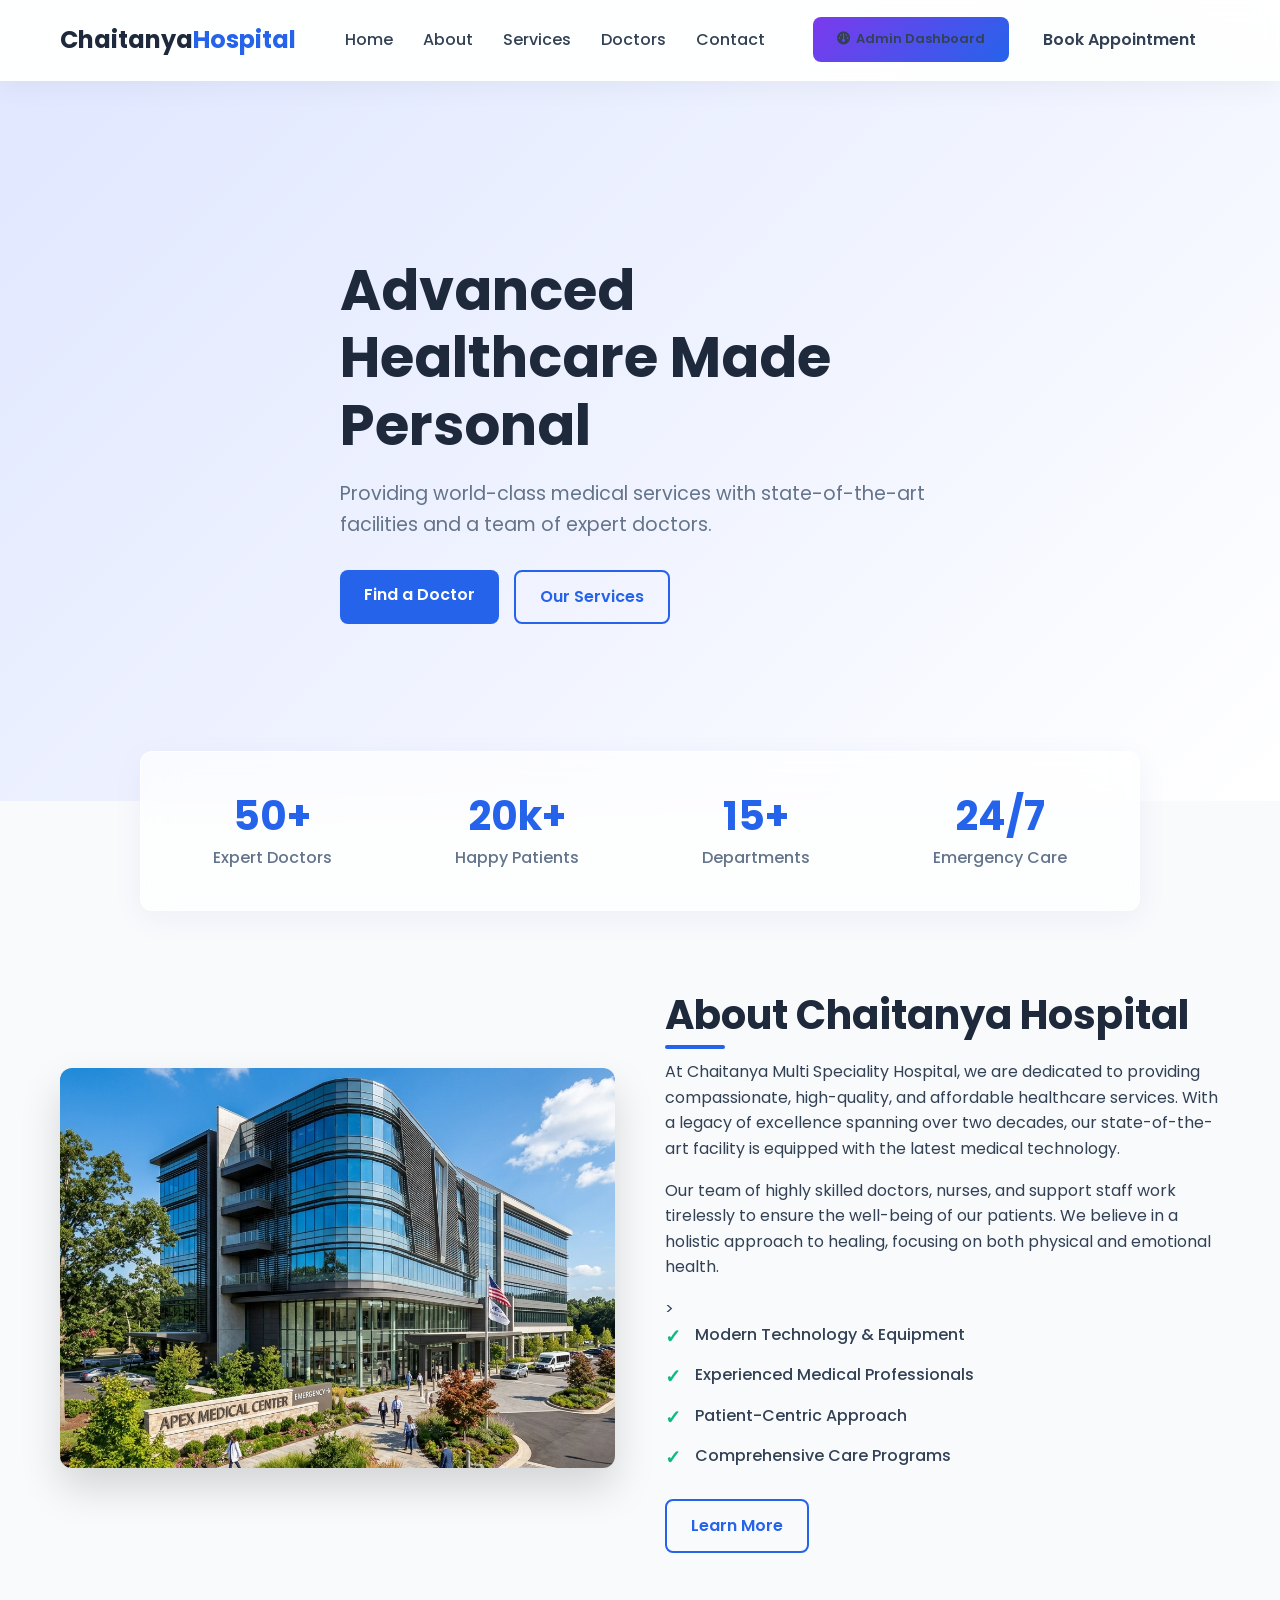
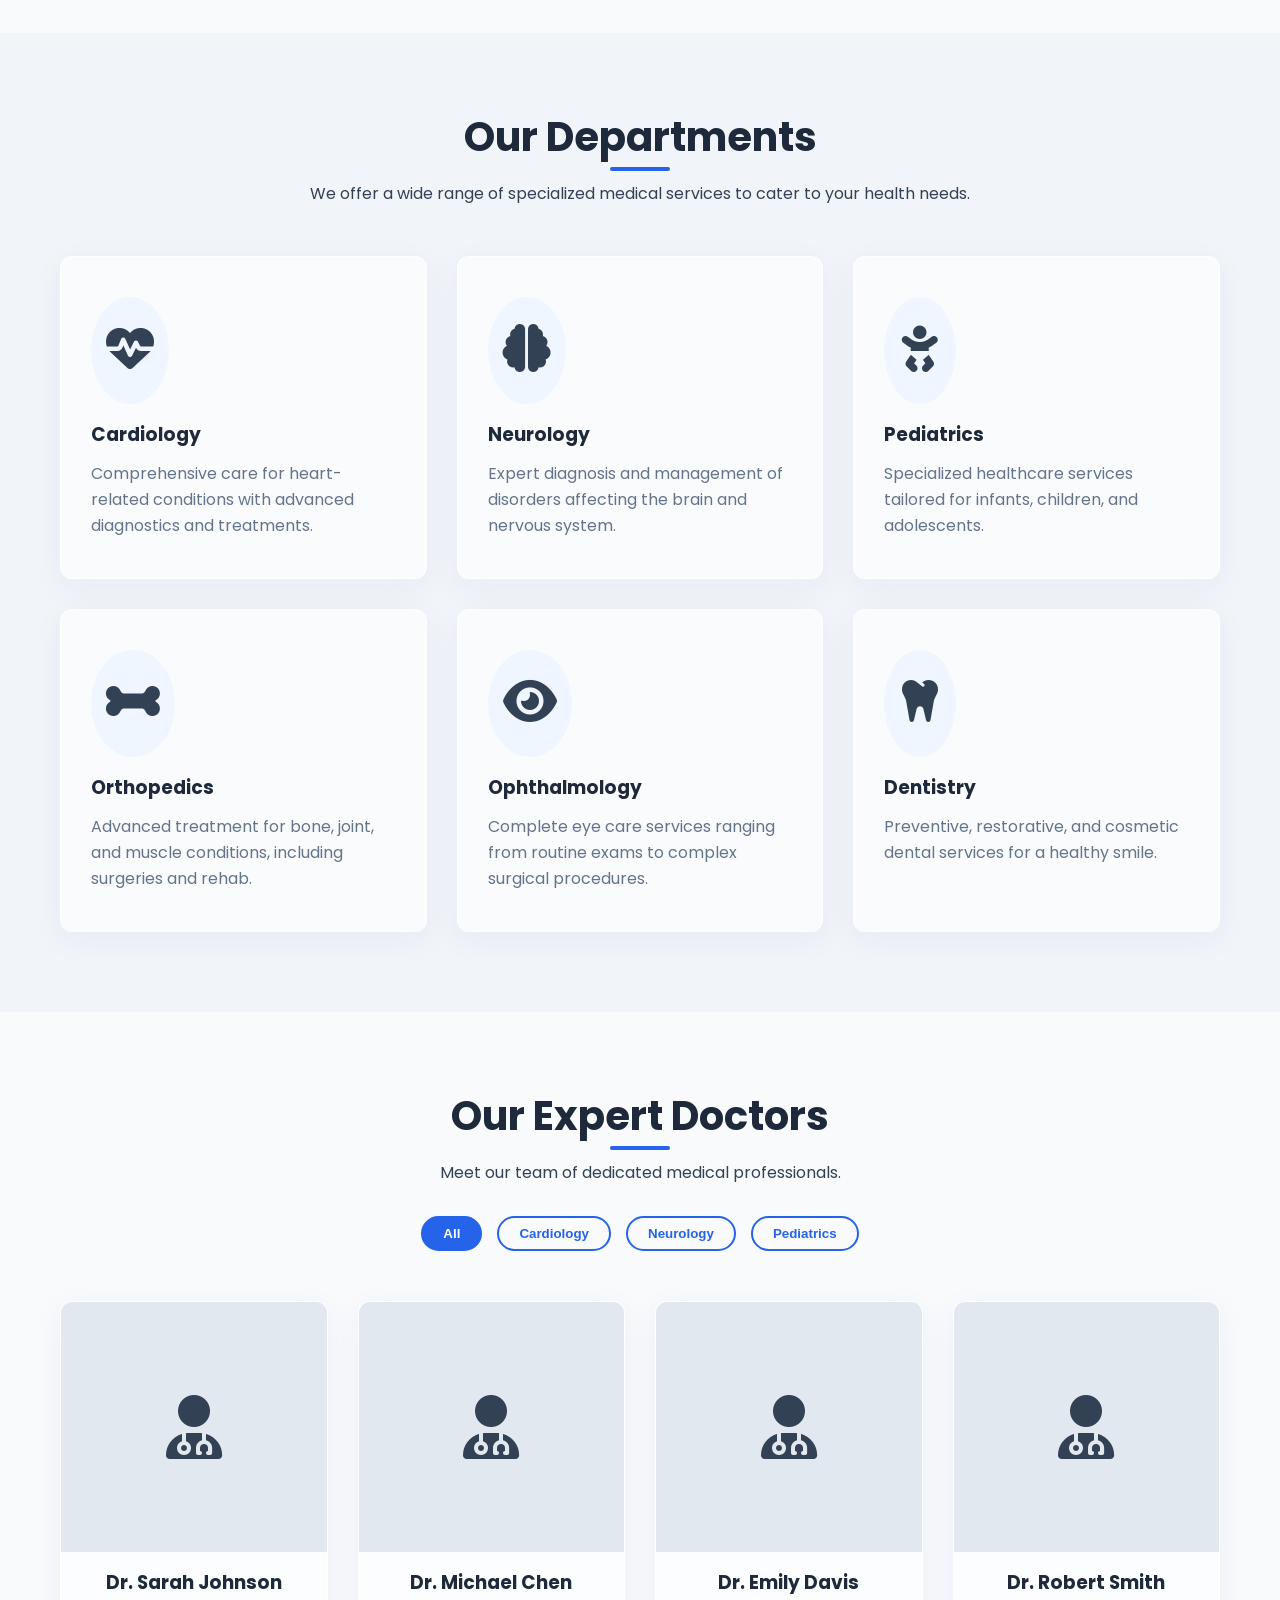
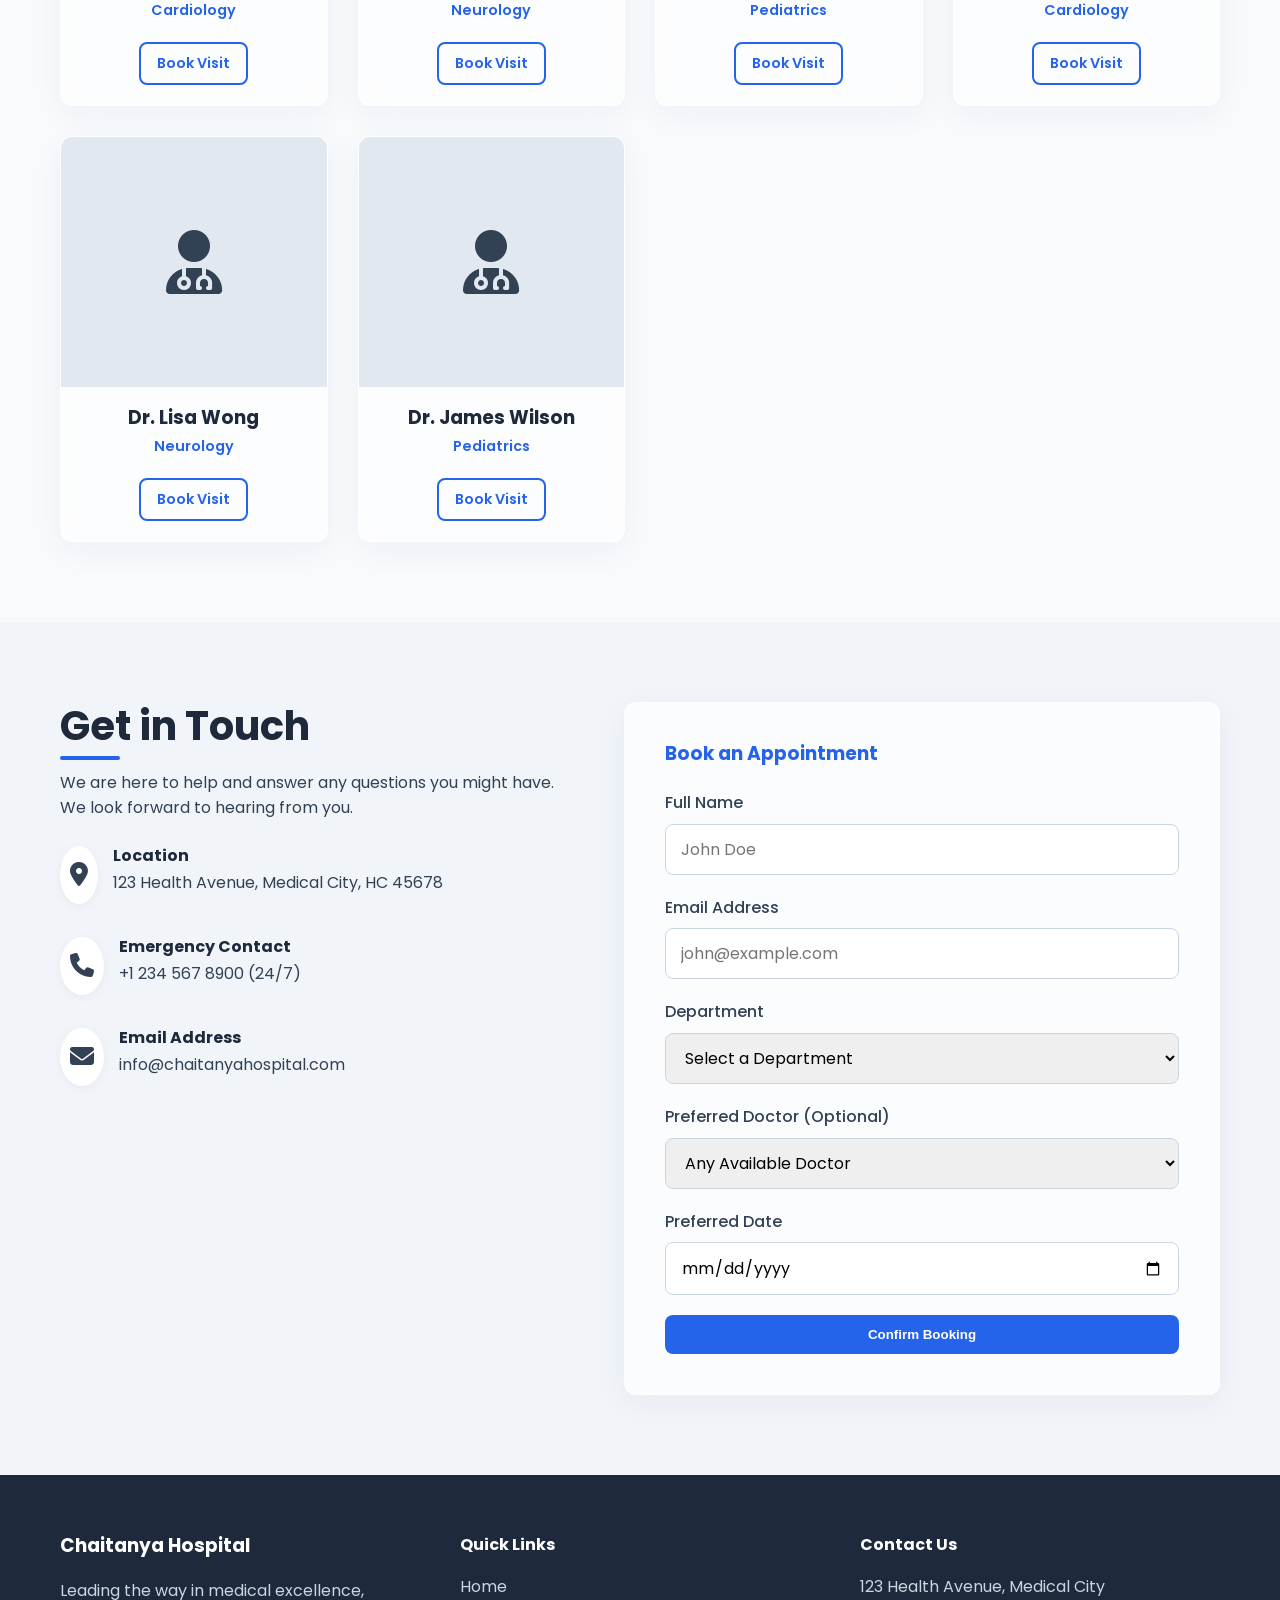
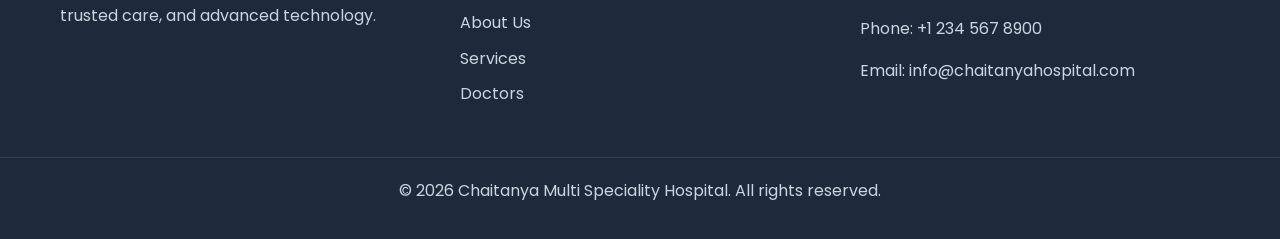
<file: index.html>
<!DOCTYPE html>
<html lang="en">

<head>
    <meta charset="UTF-8">
    <meta name="viewport" content="width=device-width, initial-scale=1.0">
    <title>Chaitanya Multi Speciality Hospital</title>
    <link rel="stylesheet" href="styles.css">
    <!-- Font Awesome -->
    <link rel="stylesheet" href="https://cdnjs.cloudflare.com/ajax/libs/font-awesome/6.4.0/css/all.min.css">
    <!-- Google Fonts -->
    <link rel="preconnect" href="https://fonts.googleapis.com">
    <link rel="preconnect" href="https://fonts.gstatic.com" crossorigin>
    <link href="https://fonts.googleapis.com/css2?family=Poppins:wght@300;400;500;600;700&display=swap"
        rel="stylesheet">
</head>

<body>
    <!-- Navbar -->
    <nav class="navbar">
        <div class="container nav-container">
            <a href="#" class="logo">Chaitanya<span>Hospital</span></a>
            <ul class="nav-links">
                <li><a href="#home">Home</a></li>
                <li><a href="#about">About</a></li>
                <li><a href="#services">Services</a></li>
                <li><a href="#doctors">Doctors</a></li>
                <li><a href="#contact">Contact</a></li>
            </ul>
            <div style="display:flex;gap:10px;align-items:center;">
                <a href="dashboard.html" class="btn"
                    style="background:linear-gradient(135deg,#7c3aed,#2563eb);font-size:13px;">
                    <i class="fa-solid fa-gauge" style="margin-right:6px;"></i>Admin Dashboard
                </a>
                <a href="#contact" class="btn">Book Appointment</a>
            </div>
            <div class="menu-toggle" id="mobile-menu">
                <span class="bar"></span>
                <span class="bar"></span>
                <span class="bar"></span>
            </div>
        </div>
    </nav>

    <!-- Main Content -->
    <main>
        <section id="home" class="hero">
            <div class="container hero-container">
                <div class="hero-content">
                    <h1>Advanced Healthcare Made Personal</h1>
                    <p>Providing world-class medical services with state-of-the-art facilities and a team of expert
                        doctors.</p>
                    <div class="hero-buttons">
                        <a href="#doctors" class="btn btn-primary">Find a Doctor</a>
                        <a href="#services" class="btn btn-outline">Our Services</a>
                    </div>
                </div>
            </div>
        </section>

        <!-- Stats Section -->
        <section class="stats reveal">
            <div class="container stats-container">
                <div class="stat-box">
                    <h3>50+</h3>
                    <p>Expert Doctors</p>
                </div>
                <div class="stat-box">
                    <h3>20k+</h3>
                    <p>Happy Patients</p>
                </div>
                <div class="stat-box">
                    <h3>15+</h3>
                    <p>Departments</p>
                </div>
                <div class="stat-box">
                    <h3>24/7</h3>
                    <p>Emergency Care</p>
                </div>
            </div>
        </section>

        <!-- About Section -->
        <section id="about" class="about section-padding reveal">
            <div class="container about-container">
                <div class="about-image">
                    <img src="hospital_about_image.png" alt="Chaitanya Multi Speciality Hospital Building">
                </div>
                <div class="about-content">
                    <h2 class="section-title">About Chaitanya Hospital</h2>
                    <p>At Chaitanya Multi Speciality Hospital, we are dedicated to providing compassionate,
                        high-quality, and affordable healthcare services. With a legacy of excellence spanning over two
                        decades, our state-of-the-art facility is equipped with the latest medical technology.</p>
                    <p>Our team of highly skilled doctors, nurses, and support staff work tirelessly to ensure the
                        well-being of our patients. We believe in a holistic approach to healing, focusing on both
                        physical and emotional health.</p>>
                    <ul class="features-list">
                        <li>Modern Technology & Equipment</li>
                        <li>Experienced Medical Professionals</li>
                        <li>Patient-Centric Approach</li>
                        <li>Comprehensive Care Programs</li>
                    </ul>
                    <a href="#contact" class="btn btn-outline">Learn More</a>
                </div>
            </div>
        </section>

        <!-- Services Section -->
        <section id="services" class="services section-padding bg-light reveal">
            <div class="container">
                <div class="section-header text-center">
                    <h2 class="section-title">Our Departments</h2>
                    <p>We offer a wide range of specialized medical services to cater to your health needs.</p>
                </div>
                <div class="services-grid">
                    <div class="service-card">
                        <div class="service-icon"><i class="fa-solid fa-heart-pulse"></i></div>
                        <h3>Cardiology</h3>
                        <p>Comprehensive care for heart-related conditions with advanced diagnostics and treatments.</p>
                    </div>
                    <div class="service-card">
                        <div class="service-icon"><i class="fa-solid fa-brain"></i></div>
                        <h3>Neurology</h3>
                        <p>Expert diagnosis and management of disorders affecting the brain and nervous system.</p>
                    </div>
                    <div class="service-card">
                        <div class="service-icon"><i class="fa-solid fa-baby"></i></div>
                        <h3>Pediatrics</h3>
                        <p>Specialized healthcare services tailored for infants, children, and adolescents.</p>
                    </div>
                    <div class="service-card">
                        <div class="service-icon"><i class="fa-solid fa-bone"></i></div>
                        <h3>Orthopedics</h3>
                        <p>Advanced treatment for bone, joint, and muscle conditions, including surgeries and rehab.</p>
                    </div>
                    <div class="service-card">
                        <div class="service-icon"><i class="fa-solid fa-eye"></i></div>
                        <h3>Ophthalmology</h3>
                        <p>Complete eye care services ranging from routine exams to complex surgical procedures.</p>
                    </div>
                    <div class="service-card">
                        <div class="service-icon"><i class="fa-solid fa-tooth"></i></div>
                        <h3>Dentistry</h3>
                        <p>Preventive, restorative, and cosmetic dental services for a healthy smile.</p>
                    </div>
                </div>
            </div>
        </section>

        <!-- Doctors Section -->
        <section id="doctors" class="doctors section-padding reveal">
            <div class="container">
                <div class="section-header text-center">
                    <h2 class="section-title">Our Expert Doctors</h2>
                    <p>Meet our team of dedicated medical professionals.</p>

                    <!-- Filter Buttons -->
                    <div class="doctor-filters">
                        <button class="filter-btn active" data-filter="all">All</button>
                        <button class="filter-btn" data-filter="cardiology">Cardiology</button>
                        <button class="filter-btn" data-filter="neurology">Neurology</button>
                        <button class="filter-btn" data-filter="pediatrics">Pediatrics</button>
                    </div>
                </div>

                <div class="doctors-grid" id="doctors-grid">
                    <!-- Doctor Cards will be populated by JS for interactivity -->
                </div>
            </div>
        </section>

        <!-- Contact & Booking Section -->
        <section id="contact" class="contact section-padding bg-light reveal">
            <div class="container contact-container">
                <div class="contact-info">
                    <h2 class="section-title">Get in Touch</h2>
                    <p>We are here to help and answer any questions you might have. We look forward to hearing from you.
                    </p>
                    <div class="info-item">
                        <div class="info-icon"><i class="fa-solid fa-location-dot"></i></div>
                        <div>
                            <h4>Location</h4>
                            <p>123 Health Avenue, Medical City, HC 45678</p>
                        </div>
                    </div>
                    <div class="info-item">
                        <div class="info-icon"><i class="fa-solid fa-phone"></i></div>
                        <div>
                            <h4>Emergency Contact</h4>
                            <p>+1 234 567 8900 (24/7)</p>
                        </div>
                    </div>
                    <div class="info-item">
                        <div class="info-icon"><i class="fa-solid fa-envelope"></i></div>
                        <div>
                            <h4>Email Address</h4>
                            <p>info@chaitanyahospital.com</p>
                        </div>
                    </div>
                </div>

                <div class="booking-form-wrapper">
                    <form id="booking-form" class="booking-form">
                        <h3>Book an Appointment</h3>
                        <div class="form-group">
                            <label for="name">Full Name</label>
                            <input type="text" id="name" required placeholder="John Doe">
                        </div>
                        <div class="form-group">
                            <label for="email">Email Address</label>
                            <input type="email" id="email" required placeholder="john@example.com">
                        </div>
                        <div class="form-group">
                            <label for="department">Department</label>
                            <select id="department" required>
                                <option value="" disabled selected>Select a Department</option>
                                <option value="cardiology">Cardiology</option>
                                <option value="neurology">Neurology</option>
                                <option value="pediatrics">Pediatrics</option>
                                <option value="general">General Checkup</option>
                            </select>
                        </div>
                        <div class="form-group">
                            <label for="doctor">Preferred Doctor (Optional)</label>
                            <select id="doctor">
                                <option value="" selected>Any Available Doctor</option>
                                <!-- Populated dynamically by script.js -->
                            </select>
                        </div>
                        <div class="form-group">
                            <label for="date">Preferred Date</label>
                            <input type="date" id="date" required>
                        </div>
                        <button type="submit" class="btn btn-primary btn-block">Confirm Booking</button>
                    </form>
                </div>
            </div>
        </section>
    </main>

    <!-- Footer -->
    <footer class="footer">
        <div class="container footer-container">
            <div class="footer-col">
                <h3>Chaitanya Hospital</h3>
                <p>Leading the way in medical excellence, trusted care, and advanced technology.</p>
            </div>
            <div class="footer-col">
                <h4>Quick Links</h4>
                <ul>
                    <li><a href="#home">Home</a></li>
                    <li><a href="#about">About Us</a></li>
                    <li><a href="#services">Services</a></li>
                    <li><a href="#doctors">Doctors</a></li>
                </ul>
            </div>
            <div class="footer-col">
                <h4>Contact Us</h4>
                <p>123 Health Avenue, Medical City</p>
                <p>Phone: +1 234 567 8900</p>
                <p>Email: info@chaitanyahospital.com</p>
            </div>
        </div>
        <div class="footer-bottom">
            <p>&copy; 2026 Chaitanya Multi Speciality Hospital. All rights reserved.</p>
        </div>
    </footer>

    <script src="script.js"></script>
</body>

</html>
</file>
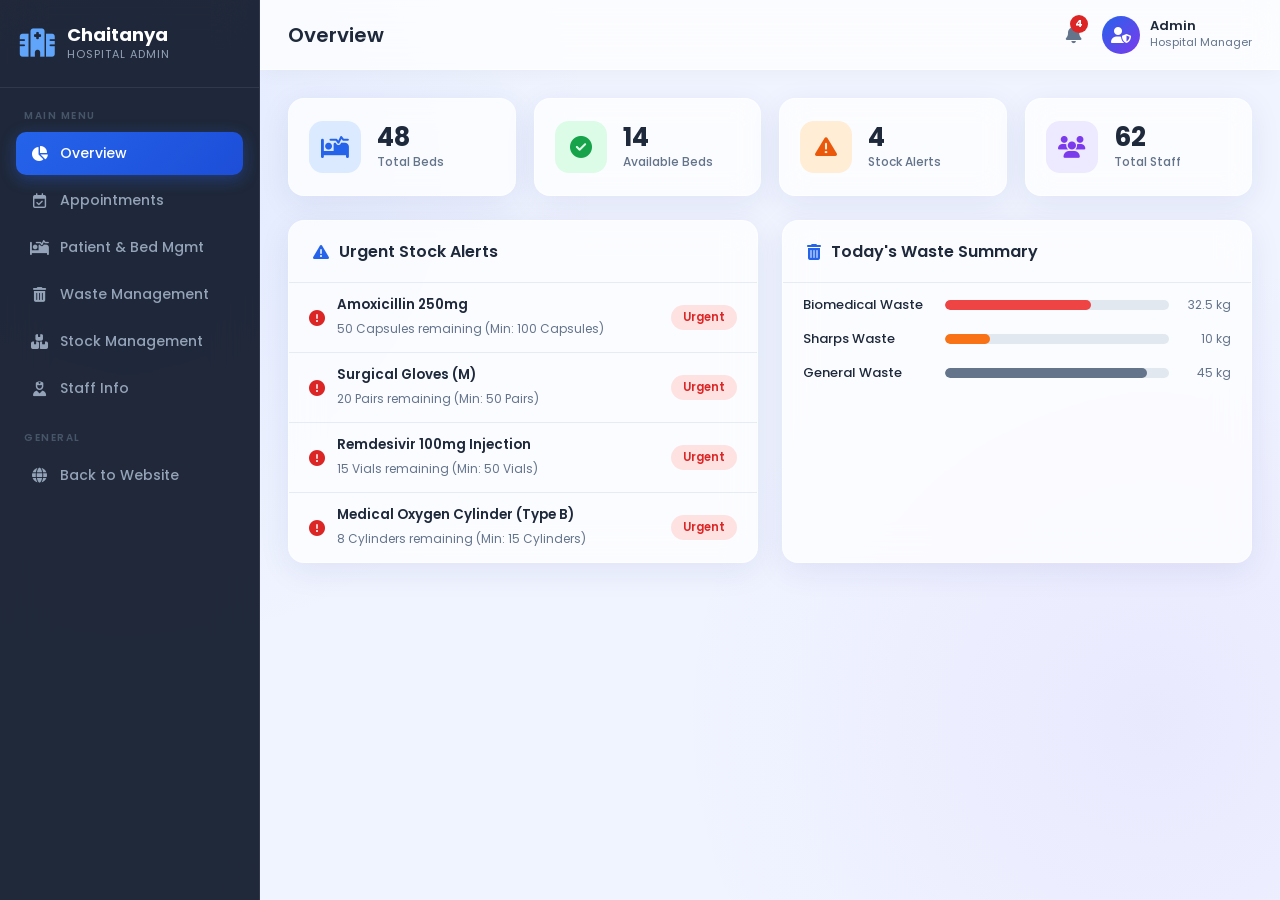
<file: dashboard.html>
<!DOCTYPE html>
<html lang="en">
<head>
    <meta charset="UTF-8">
    <meta name="viewport" content="width=device-width, initial-scale=1.0">
    <title>Admin Dashboard | Chaitanya Multi Speciality Hospital</title>
    <link rel="stylesheet" href="dashboard.css">
    <link rel="stylesheet" href="https://cdnjs.cloudflare.com/ajax/libs/font-awesome/6.4.0/css/all.min.css">
    <link href="https://fonts.googleapis.com/css2?family=Poppins:wght@300;400;500;600;700&display=swap" rel="stylesheet">
</head>
<body>

    <!-- Sidebar -->
    <aside class="sidebar" id="sidebar">
        <div class="sidebar-header">
            <div class="sidebar-logo">
                <i class="fa-solid fa-hospital"></i>
                <div>
                    <span class="logo-title">Chaitanya</span>
                    <span class="logo-subtitle">Hospital Admin</span>
                </div>
            </div>
        </div>

        <nav class="sidebar-nav">
            <p class="nav-label">Main Menu</p>
            <ul>
                <li>
                    <a href="#" class="nav-item active" data-tab="overview">
                        <i class="fa-solid fa-chart-pie"></i>
                        <span>Overview</span>
                    </a>
                </li>
                <li>
                    <a href="#" class="nav-item" data-tab="appointments">
                        <i class="fa-regular fa-calendar-check"></i>
                        <span>Appointments</span>
                    </a>
                </li>
                <li>
                    <a href="#" class="nav-item" data-tab="patients">
                        <i class="fa-solid fa-bed-pulse"></i>
                        <span>Patient & Bed Mgmt</span>
                    </a>
                </li>
                <li>
                    <a href="#" class="nav-item" data-tab="waste">
                        <i class="fa-solid fa-trash-can"></i>
                        <span>Waste Management</span>
                    </a>
                </li>
                <li>
                    <a href="#" class="nav-item" data-tab="stock">
                        <i class="fa-solid fa-boxes-stacked"></i>
                        <span>Stock Management</span>
                    </a>
                </li>
                <li>
                    <a href="#" class="nav-item" data-tab="staff">
                        <i class="fa-solid fa-user-nurse"></i>
                        <span>Staff Info</span>
                    </a>
                </li>
            </ul>

            <p class="nav-label" style="margin-top:20px;">General</p>
            <ul>
                <li>
                    <a href="index.html" class="nav-item">
                        <i class="fa-solid fa-globe"></i>
                        <span>Back to Website</span>
                    </a>
                </li>
            </ul>
        </nav>
    </aside>

    <!-- Main Content -->
    <main class="main-content">

        <!-- Topbar -->
        <header class="topbar">
            <div class="topbar-left">
                <button class="menu-toggle-btn" id="menuToggleBtn">
                    <i class="fa-solid fa-bars"></i>
                </button>
                <h1 class="page-title" id="pageTitle">Overview</h1>
            </div>
            <div class="topbar-right">
                <div class="notification-bell">
                    <i class="fa-solid fa-bell"></i>
                    <span class="badge" id="alertBadge">3</span>
                </div>
                <div class="admin-profile">
                    <div class="admin-avatar"><i class="fa-solid fa-user-shield"></i></div>
                    <div>
                        <span class="admin-name">Admin</span>
                        <span class="admin-role">Hospital Manager</span>
                    </div>
                </div>
            </div>
        </header>

        <!-- Tab Panels -->
        <div class="content-area">

            <!-- ===== OVERVIEW TAB ===== -->
            <div class="tab-panel active" id="tab-overview">
                <div class="summary-cards">
                    <div class="summary-card blue">
                        <div class="card-icon"><i class="fa-solid fa-bed-pulse"></i></div>
                        <div class="card-info">
                            <h3 id="overview-total-beds">48</h3>
                            <p>Total Beds</p>
                        </div>
                    </div>
                    <div class="summary-card green">
                        <div class="card-icon"><i class="fa-solid fa-circle-check"></i></div>
                        <div class="card-info">
                            <h3 id="overview-available-beds">14</h3>
                            <p>Available Beds</p>
                        </div>
                    </div>
                    <div class="summary-card orange">
                        <div class="card-icon"><i class="fa-solid fa-triangle-exclamation"></i></div>
                        <div class="card-info">
                            <h3 id="overview-stock-alerts">3</h3>
                            <p>Stock Alerts</p>
                        </div>
                    </div>
                    <div class="summary-card purple">
                        <div class="card-icon"><i class="fa-solid fa-users"></i></div>
                        <div class="card-info">
                            <h3 id="overview-total-staff">52</h3>
                            <p>Total Staff</p>
                        </div>
                    </div>
                </div>

                <div class="overview-grid">
                    <div class="card">
                        <div class="card-header">
                            <h2><i class="fa-solid fa-triangle-exclamation"></i> Urgent Stock Alerts</h2>
                        </div>
                        <div id="overview-alerts-list"></div>
                    </div>
                    <div class="card">
                        <div class="card-header">
                            <h2><i class="fa-solid fa-trash-can"></i> Today's Waste Summary</h2>
                        </div>
                        <div class="waste-summary-list">
                            <div class="waste-bar-item">
                                <span>Biomedical Waste</span>
                                <div class="bar-wrap"><div class="bar" id="overview-waste-bar-biomedical" style="width:65%; background:#ef4444;"></div></div>
                                <span id="overview-waste-text-biomedical">32.5 kg</span>
                            </div>
                            <div class="waste-bar-item">
                                <span>Sharps Waste</span>
                                <div class="bar-wrap"><div class="bar" id="overview-waste-bar-sharps" style="width:20%; background:#f97316;"></div></div>
                                <span id="overview-waste-text-sharps">10 kg</span>
                            </div>
                            <div class="waste-bar-item">
                                <span>General Waste</span>
                                <div class="bar-wrap"><div class="bar" id="overview-waste-bar-general" style="width:90%; background:#64748b;"></div></div>
                                <span id="overview-waste-text-general">45 kg</span>
                            </div>
                        </div>
                    </div>
                </div>
            </div>

            <!-- ===== APPOINTMENTS TAB ===== -->
            <div class="tab-panel" id="tab-appointments">
                <div class="summary-cards">
                    <div class="summary-card purple">
                        <div class="card-icon"><i class="fa-regular fa-calendar-check"></i></div>
                        <div class="card-info"><h3 id="apt-total-today">0</h3><p>Today's Appointments</p></div>
                    </div>
                    <div class="summary-card blue">
                        <div class="card-icon"><i class="fa-solid fa-list-check"></i></div>
                        <div class="card-info"><h3 id="apt-total-pending">0</h3><p>Pending Appointments</p></div>
                    </div>
                </div>

                <div class="card">
                    <div class="card-header">
                        <h2><i class="fa-regular fa-calendar-check"></i> Appointments List</h2>
                        <div class="filter-group">
                            <input type="date" id="apt-date-filter" class="search-input">
                            <select class="filter-select" id="apt-doctor-filter">
                                <option value="all">All Doctors</option>
                                <!-- Populated dynamically -->
                            </select>
                            <select class="filter-select" id="apt-status-filter">
                                <option value="all">All Status</option>
                                <option value="Pending">Pending</option>
                                <option value="Checked In">Checked In</option>
                                <option value="Completed">Completed</option>
                                <option value="Cancelled">Cancelled</option>
                            </select>
                        </div>
                    </div>
                    <div class="table-wrapper">
                        <table class="data-table" id="appointments-table">
                            <thead>
                                <tr>
                                    <th>Patient Name</th>
                                    <th>Email</th>
                                    <th>Department</th>
                                    <th>Doctor</th>
                                    <th>Booking Date</th>
                                    <th>Status</th>
                                    <th>Actions</th>
                                </tr>
                            </thead>
                            <tbody id="appointments-tbody"></tbody>
                        </table>
                    </div>
                </div>
            </div>

            <!-- ===== PATIENT & BED MANAGEMENT TAB ===== -->
            <div class="tab-panel" id="tab-patients">
                <div class="summary-cards">
                    <div class="summary-card blue">
                        <div class="card-icon"><i class="fa-solid fa-bed-pulse"></i></div>
                        <div class="card-info"><h3 id="patient-total-beds">50</h3><p>Total Beds</p></div>
                    </div>
                    <div class="summary-card red">
                        <div class="card-icon"><i class="fa-solid fa-bed"></i></div>
                        <div class="card-info"><h3 id="patient-occupied-beds">34</h3><p>Occupied Beds</p></div>
                    </div>
                    <div class="summary-card green">
                        <div class="card-icon"><i class="fa-solid fa-circle-check"></i></div>
                        <div class="card-info"><h3 id="patient-available-beds">14</h3><p>Available Beds</p></div>
                    </div>
                    <div class="summary-card orange">
                        <div class="card-icon"><i class="fa-solid fa-clock-rotate-left"></i></div>
                        <div class="card-info"><h3 id="patient-discharges-today">5</h3><p>Discharges Today</p></div>
                    </div>
                </div>

                <div class="card">
                    <div class="card-header">
                        <h2>
                            <i class="fa-solid fa-bed-pulse"></i> Patient & Bed Status
                            <div class="view-toggle" style="margin-left: 15px; display: inline-flex; border: 1px solid var(--border); border-radius: 8px; overflow: hidden; background: white; padding: 2px;">
                                <button class="toggle-btn active" id="btn-patient-list" title="List View" style="padding: 6px 12px; border: none; background: var(--primary); color: white; border-radius: 6px; cursor: pointer; display: flex; align-items: center; gap: 6px; font-family: var(--font); font-size: 12px; font-weight: 600; transition: all 0.2s;"><i class="fa-solid fa-list"></i> List View</button>
                                <button class="toggle-btn" id="btn-bed-map" title="Bed Map View" style="padding: 6px 12px; border: none; background: transparent; color: var(--text-muted); border-radius: 6px; cursor: pointer; display: flex; align-items: center; gap: 6px; font-family: var(--font); font-size: 12px; font-weight: 600; transition: all 0.2s;"><i class="fa-solid fa-grip"></i> Bed Map View</button>
                            </div>
                        </h2>
                        <div class="filter-group">
                            <input type="text" id="patient-search" class="search-input" placeholder="Search patient or bed...">
                            <select class="filter-select" id="ward-filter">
                                <option value="all">All Wards</option>
                                <option value="General">General</option>
                                <option value="ICU">ICU</option>
                                <option value="Pediatric">Pediatric</option>
                                <option value="Maternity">Maternity</option>
                                <option value="Orthopedic">Orthopedic</option>
                            </select>
                            <button class="btn-add" onclick="openModal('modal-patient')"><i class="fa-solid fa-plus"></i> Add Patient</button>
                        </div>
                    </div>
                    <div class="table-wrapper" id="patients-table-wrapper">
                        <table class="data-table" id="patients-table">
                            <thead>
                                <tr>
                                    <th>Patient Name</th>
                                    <th>Age</th>
                                    <th>Ward</th>
                                    <th>Bed No.</th>
                                    <th>Admission Date</th>
                                    <th>Doctor</th>
                                    <th>Status</th>
                                    <th>Actions</th>
                                </tr>
                            </thead>
                            <tbody id="patients-tbody"></tbody>
                        </table>
                    </div>
                    <div id="patient-bed-visualizer" style="display: none; padding: 24px;">
                        <!-- Will be rendered dynamically via JS -->
                    </div>
                </div>
            </div>

            <!-- ===== WASTE MANAGEMENT TAB ===== -->
            <div class="tab-panel" id="tab-waste">
                <div class="summary-cards">
                    <div class="summary-card red">
                        <div class="card-icon"><i class="fa-solid fa-biohazard"></i></div>
                        <div class="card-info"><h3 id="waste-biomedical-today">32.5 kg</h3><p>Biomedical Today</p></div>
                    </div>
                    <div class="summary-card orange">
                        <div class="card-icon"><i class="fa-solid fa-syringe"></i></div>
                        <div class="card-info"><h3 id="waste-sharps-today">10 kg</h3><p>Sharps Today</p></div>
                    </div>
                    <div class="summary-card blue">
                        <div class="card-icon"><i class="fa-solid fa-recycle"></i></div>
                        <div class="card-info"><h3 id="waste-general-today">45 kg</h3><p>General Today</p></div>
                    </div>
                    <div class="summary-card green">
                        <div class="card-icon"><i class="fa-solid fa-circle-check"></i></div>
                        <div class="card-info"><h3 id="waste-total-today">87.5 kg</h3><p>Total Today</p></div>
                    </div>
                </div>

                <div class="card">
                    <div class="card-header">
                        <h2><i class="fa-solid fa-trash-can"></i> Waste Log</h2>
                        <div class="filter-group">
                            <select class="filter-select" id="waste-filter">
                                <option value="all">All Types</option>
                                <option value="Biomedical">Biomedical</option>
                                <option value="Sharps">Sharps</option>
                                <option value="General">General</option>
                            </select>
                            <button class="btn-add" onclick="openModal('modal-waste')"><i class="fa-solid fa-plus"></i> Add Entry</button>
                        </div>
                    </div>
                    <div class="table-wrapper">
                        <table class="data-table" id="waste-table">
                            <thead>
                                <tr>
                                    <th>Date</th>
                                    <th>Waste Type</th>
                                    <th>Item / Product</th>
                                    <th>Department</th>
                                    <th>Weight (kg)</th>
                                    <th>Disposal Status</th>
                                </tr>
                            </thead>
                            <tbody id="waste-tbody"></tbody>
                        </table>
                    </div>
                </div>
                <!-- Dispose Cart Section -->
                <div class="card" style="margin-top: 24px;">
                    <div class="card-header" style="background-color: rgba(239, 68, 68, 0.1); border-bottom: 1px solid rgba(239, 68, 68, 0.2);">
                        <h2 style="color: var(--danger);"><i class="fa-solid fa-dumpster-fire"></i> Dispose Cart (Failed)</h2>
                    </div>
                    <div class="table-wrapper">
                        <table class="data-table" id="dispose-cart-table">
                            <thead>
                                <tr>
                                    <th>Date</th>
                                    <th>Waste Type</th>
                                    <th>Item / Product</th>
                                    <th>Department</th>
                                    <th>Weight (kg)</th>
                                    <th>Actions</th>
                                </tr>
                            </thead>
                            <tbody id="dispose-cart-tbody">
                                <tr><td colspan="6" style="text-align:center;padding:24px;color:var(--text-muted);">Cart is empty.</td></tr>
                            </tbody>
                        </table>
                    </div>
                </div>
            </div>

            <!-- ===== STOCK MANAGEMENT TAB ===== -->
            <div class="tab-panel" id="tab-stock">
                <div class="summary-cards">
                    <div class="summary-card blue">
                        <div class="card-icon"><i class="fa-solid fa-boxes-stacked"></i></div>
                        <div class="card-info"><h3 id="total-items-count">0</h3><p>Total Items</p></div>
                    </div>
                    <div class="summary-card red">
                        <div class="card-icon"><i class="fa-solid fa-triangle-exclamation"></i></div>
                        <div class="card-info"><h3 id="low-stock-count">0</h3><p>Low Stock Alerts</p></div>
                    </div>
                    <div class="summary-card green">
                        <div class="card-icon"><i class="fa-solid fa-circle-check"></i></div>
                        <div class="card-info"><h3 id="ok-stock-count">0</h3><p>Items OK</p></div>
                    </div>
                    <div class="summary-card orange">
                        <div class="card-icon"><i class="fa-solid fa-clock"></i></div>
                        <div class="card-info"><h3 id="pending-orders-count">0</h3><p>Pending Orders</p></div>
                    </div>
                </div>

                <div class="card">
                    <div class="card-header">
                        <h2><i class="fa-solid fa-boxes-stacked"></i> Inventory Register</h2>
                        <div class="filter-group">
                            <input type="text" id="stock-search" class="search-input" placeholder="Search item...">
                            <select class="filter-select" id="stock-filter">
                                <option value="all">All Categories</option>
                                <option value="Medicines">Medicines</option>
                                <option value="Equipment">Equipment</option>
                                <option value="Consumables">Consumables</option>
                                <option value="Lab Supplies">Lab Supplies</option>
                            </select>
                             <button class="btn-add" onclick="openModal('modal-stock')"><i class="fa-solid fa-plus"></i> Add Item</button>
                        </div>
                    </div>
                    <div class="table-wrapper">
                        <table class="data-table" id="stock-table">
                            <thead>
                                <tr>
                                    <th>Medicine Name</th>
                                    <th>Batch No.</th>
                                    <th>Category</th>
                                    <th>Qty Available</th>
                                    <th>Unit</th>
                                    <th>Expiry</th>
                                    <th>Supplier</th>
                                    <th>Status</th>
                                </tr>
                            </thead>
                            <tbody id="stock-tbody"></tbody>
                        </table>
                    </div>
                </div>
                <!-- Urgent Stock Alerts Card -->
                <div class="card" style="margin-top: 24px;">
                    <div class="card-header" style="background-color: rgba(239, 68, 68, 0.1); border-bottom: 1px solid rgba(239, 68, 68, 0.2);">
                        <h2 style="color: var(--red);"><i class="fa-solid fa-triangle-exclamation" style="color: var(--red);"></i> Urgent Stock Alerts</h2>
                    </div>
                    <div id="stock-alerts-list"></div>
                </div>

                <!-- Stock Orders Log -->
                <div class="card" style="margin-top: 24px;">
                    <div class="card-header">
                        <h2><i class="fa-solid fa-clock"></i> Stock Orders Log</h2>
                        <div class="filter-group">
                            <button class="btn-add" onclick="openModal('modal-stock-order')"><i class="fa-solid fa-plus"></i> New Order</button>
                        </div>
                    </div>
                    <div class="table-wrapper">
                        <table class="data-table" id="stock-orders-table">
                            <thead>
                                <tr>
                                    <th>Item Name</th>
                                    <th>Qty Ordered</th>
                                    <th>Unit</th>
                                    <th>Supplier</th>
                                    <th>Order Date</th>
                                    <th>Status</th>
                                    <th>Actions</th>
                                </tr>
                            </thead>
                            <tbody id="stock-orders-tbody"></tbody>
                        </table>
                    </div>
                </div>

            </div>

            <!-- ===== STAFF INFO TAB ===== -->
            <div class="tab-panel" id="tab-staff">
                <div class="summary-cards">
                    <div class="summary-card blue">
                        <div class="card-icon"><i class="fa-solid fa-user-doctor"></i></div>
                        <div class="card-info"><h3 id="staff-doctors-count">18</h3><p>Doctors</p></div>
                    </div>
                    <div class="summary-card green">
                        <div class="card-icon"><i class="fa-solid fa-user-nurse"></i></div>
                        <div class="card-info"><h3 id="staff-nurses-count">24</h3><p>Nurses</p></div>
                    </div>
                    <div class="summary-card purple">
                        <div class="card-icon"><i class="fa-solid fa-flask"></i></div>
                        <div class="card-info"><h3 id="staff-techs-count">6</h3><p>Lab Technicians</p></div>
                    </div>
                    <div class="summary-card orange">
                        <div class="card-icon"><i class="fa-solid fa-broom"></i></div>
                        <div class="card-info"><h3 id="staff-support-count">14</h3><p>Support Staff</p></div>
                    </div>
                </div>

                <div class="card">
                    <div class="card-header">
                        <h2><i class="fa-solid fa-users"></i> Staff Directory</h2>
                        <div class="filter-group">
                            <input type="text" id="staff-search" class="search-input" placeholder="Search staff name...">
                            <select class="filter-select" id="staff-filter">
                                <option value="all">All Roles</option>
                                <option value="Doctor">Doctor</option>
                                <option value="Nurse">Nurse</option>
                                <option value="Lab Technician">Lab Technician</option>
                                <option value="Support Staff">Support Staff</option>
                            </select>
                            <button class="btn-add" onclick="openModal('modal-staff')"><i class="fa-solid fa-plus"></i> Add Staff</button>
                        </div>
                    </div>
                    <div class="table-wrapper">
                        <table class="data-table" id="staff-table">
                            <thead>
                                <tr>
                                    <th>Staff Name</th>
                                    <th>Role</th>
                                    <th>Department</th>
                                    <th>Shift</th>
                                    <th>Contact</th>
                                    <th>Status</th>
                                </tr>
                            </thead>
                            <tbody id="staff-tbody"></tbody>
                        </table>
                    </div>
                </div>
            </div>

        </div><!-- end content-area -->
    </main>

    <!-- ===== MODAL: ADD PATIENT ===== -->
    <div class="modal-overlay" id="modal-patient" onclick="closeOnOverlay(event, 'modal-patient')">
        <div class="modal-box">
            <div class="modal-header">
                <h3><i class="fa-solid fa-bed-pulse"></i> Add New Patient</h3>
                <button class="modal-close" onclick="closeModal('modal-patient')">&times;</button>
            </div>
            <form class="modal-form" id="form-patient">
                <div class="form-row">
                    <div class="form-group">
                        <label>Patient Name *</label>
                        <input type="text" id="p-name" placeholder="Full Name" required>
                    </div>
                    <div class="form-group">
                        <label>Age *</label>
                        <input type="number" id="p-age" placeholder="Age" min="0" max="130" required>
                    </div>
                </div>
                <div class="form-row">
                    <div class="form-group">
                        <label>Ward *</label>
                        <select id="p-ward" required>
                            <option value="">Select Ward</option>
                            <option>General</option>
                            <option>ICU</option>
                            <option>Pediatric</option>
                            <option>Maternity</option>
                            <option>Orthopedic</option>
                        </select>
                    </div>
                    <div class="form-group">
                        <label>Bed Number *</label>
                        <input type="text" id="p-bed" placeholder="e.g. G-12" required>
                    </div>
                </div>
                <div class="form-row">
                    <div class="form-group">
                        <label>Doctor *</label>
                        <select id="p-doctor" required>
                            <option value="">Select Doctor</option>
                            <option>Dr. Sarah Johnson</option>
                            <option>Dr. Michael Chen</option>
                            <option>Dr. Emily Davis</option>
                            <option>Dr. Robert Smith</option>
                            <option>Dr. Lisa Wong</option>
                            <option>Dr. James Wilson</option>
                        </select>
                    </div>
                    <div class="form-group">
                        <label>Status *</label>
                        <select id="p-status" required>
                            <option value="">Select Status</option>
                            <option>Stable</option>
                            <option>Critical</option>
                            <option>Post-Op</option>
                            <option>Discharge</option>
                        </select>
                    </div>
                </div>
                <div class="form-group">
                    <label>Admission Date *</label>
                    <input type="date" id="p-date" required>
                </div>
                <div class="modal-actions">
                    <button type="button" class="btn-cancel" onclick="closeModal('modal-patient')">Cancel</button>
                    <button type="submit" class="btn-save"><i class="fa-solid fa-check"></i> Save Patient</button>
                </div>
            </form>
        </div>
    </div>

    <!-- ===== MODAL: ADD WASTE ===== -->
    <div class="modal-overlay" id="modal-waste" onclick="closeOnOverlay(event, 'modal-waste')">
        <div class="modal-box">
            <div class="modal-header">
                <h3><i class="fa-solid fa-trash-can"></i> Add Waste Entry</h3>
                <button class="modal-close" onclick="closeModal('modal-waste')">&times;</button>
            </div>
            <form class="modal-form" id="form-waste">
                <div class="form-row">
                    <div class="form-group">
                        <label>Waste Type *</label>
                        <select id="w-type" required>
                            <option value="">Select Type</option>
                            <option>Biomedical</option>
                            <option>Sharps</option>
                            <option>General</option>
                        </select>
                    </div>
                    <div class="form-group">
                        <label>Department *</label>
                        <input type="text" id="w-dept" placeholder="e.g. ICU, OT" required>
                    </div>
                </div>
                <div class="form-row">
                    <div class="form-group">
                        <label>Weight (kg) *</label>
                        <input type="number" id="w-weight" placeholder="e.g. 5.5" step="0.1" min="0" required>
                    </div>
                    <div class="form-group">
                        <label>Date *</label>
                        <input type="date" id="w-date" required>
                    </div>
                </div>
                <div class="form-row">
                    <div class="form-group">
                        <label>Item / Product Name *</label>
                        <input type="text" id="w-item" placeholder="e.g. Used Syringes" required>
                    </div>
                    <div class="form-group">
                        <label>Disposal Status *</label>
                        <select id="w-status" required>
                            <option value="">Select Status</option>
                            <option>Disposed</option>
                            <option>Pending</option>
                        </select>
                    </div>
                </div>
                <div class="modal-actions">
                    <button type="button" class="btn-cancel" onclick="closeModal('modal-waste')">Cancel</button>
                    <button type="submit" class="btn-save"><i class="fa-solid fa-check"></i> Save Entry</button>
                </div>
            </form>
        </div>
    </div>

    <!-- ===== MODAL: ADD STOCK ===== -->
    <div class="modal-overlay" id="modal-stock" onclick="closeOnOverlay(event, 'modal-stock')">
        <div class="modal-box">
            <div class="modal-header">
                <h3><i class="fa-solid fa-boxes-stacked"></i> Add Stock Item</h3>
                <button class="modal-close" onclick="closeModal('modal-stock')">&times;</button>
            </div>
            <form class="modal-form" id="form-stock">
                <div class="form-row">
                    <div class="form-group">
                        <label>Medicine Name *</label>
                        <input type="text" id="s-name" placeholder="e.g. Paracetamol 500mg" required>
                    </div>
                    <div class="form-group">
                        <label>Batch Number *</label>
                        <input type="text" id="s-batch" placeholder="e.g. B12345" required>
                    </div>
                </div>
                <div class="form-row">
                    <div class="form-group">
                        <label>Category *</label>
                        <select id="s-category" required>
                            <option value="">Select Category</option>
                            <option>Medicines</option>
                            <option>Equipment</option>
                            <option>Consumables</option>
                            <option>Lab Supplies</option>
                        </select>
                    </div>
                    <div class="form-group">
                        <label>Unit *</label>
                        <input type="text" id="s-unit" placeholder="e.g. Tablets, Pcs, Bottles" required>
                    </div>
                </div>
                <div class="form-row">
                    <div class="form-group">
                        <label>Quantity Available *</label>
                        <input type="number" id="s-qty" placeholder="Current stock" min="0" required>
                    </div>
                    <div class="form-group">
                        <label>Minimum Threshold *</label>
                        <input type="number" id="s-min" placeholder="Alert below this" min="0" required>
                    </div>
                </div>
                <div class="form-row">
                    <div class="form-group">
                        <label>Purchase Date *</label>
                        <input type="date" id="s-purchase-date" required>
                    </div>
                    <div class="form-group">
                        <label>Expiry Date *</label>
                        <input type="date" id="s-expiry-date" required>
                    </div>
                </div>
                <div class="form-group">
                    <label>Supplier Name *</label>
                    <input type="text" id="s-supplier" placeholder="e.g. PharmaCorp" required>
                </div>
                <div class="modal-actions">
                    <button type="button" class="btn-cancel" onclick="closeModal('modal-stock')">Cancel</button>
                    <button type="submit" class="btn-save"><i class="fa-solid fa-check"></i> Save Item</button>
                </div>
            </form>
        </div>
    </div>

    <!-- ===== MODAL: PLACE STOCK ORDER ===== -->
    <div class="modal-overlay" id="modal-stock-order" onclick="closeOnOverlay(event, 'modal-stock-order')">
        <div class="modal-box">
            <div class="modal-header">
                <h3><i class="fa-solid fa-clock"></i> Place Stock Order</h3>
                <button class="modal-close" onclick="closeModal('modal-stock-order')">&times;</button>
            </div>
            <form class="modal-form" id="form-stock-order">
                <div class="form-row">
                    <div class="form-group">
                        <label>Item Name *</label>
                        <input type="text" id="so-name" placeholder="e.g. Paracetamol 500mg" required>
                    </div>
                    <div class="form-group">
                        <label>Quantity *</label>
                        <input type="number" id="so-qty" placeholder="Order quantity" min="1" required>
                    </div>
                </div>
                <div class="form-row">
                    <div class="form-group">
                        <label>Unit *</label>
                        <input type="text" id="so-unit" placeholder="e.g. Tablets, Pcs, Bottles" required>
                    </div>
                    <div class="form-group">
                        <label>Order Date *</label>
                        <input type="date" id="so-date" required>
                    </div>
                </div>
                <div class="form-group">
                    <label>Supplier Name *</label>
                    <input type="text" id="so-supplier" placeholder="e.g. PharmaCorp" required>
                </div>
                <div class="modal-actions">
                    <button type="button" class="btn-cancel" onclick="closeModal('modal-stock-order')">Cancel</button>
                    <button type="submit" class="btn-save"><i class="fa-solid fa-cart-shopping"></i> Place Order</button>
                </div>
            </form>
        </div>
    </div>

    <!-- ===== MODAL: ADD STAFF ===== -->
    <div class="modal-overlay" id="modal-staff" onclick="closeOnOverlay(event, 'modal-staff')">
        <div class="modal-box">
            <div class="modal-header">
                <h3><i class="fa-solid fa-user-plus"></i> Add Staff Member</h3>
                <button class="modal-close" onclick="closeModal('modal-staff')">&times;</button>
            </div>
            <form class="modal-form" id="form-staff">
                <div class="form-row">
                    <div class="form-group">
                        <label>Full Name *</label>
                        <input type="text" id="st-name" placeholder="e.g. Dr. Pranav Sharma" required>
                    </div>
                    <div class="form-group">
                        <label>Role *</label>
                        <select id="st-role" required>
                            <option value="">Select Role</option>
                            <option>Doctor</option>
                            <option>Nurse</option>
                            <option>Lab Technician</option>
                            <option>Support Staff</option>
                        </select>
                    </div>
                </div>
                <div class="form-row">
                    <div class="form-group">
                        <label>Department *</label>
                        <input type="text" id="st-dept" placeholder="e.g. Cardiology" required>
                    </div>
                    <div class="form-group">
                        <label>Shift *</label>
                        <select id="st-shift" required>
                            <option value="">Select Shift</option>
                            <option>Morning</option>
                            <option>Evening</option>
                            <option>Night</option>
                        </select>
                    </div>
                </div>
                <div class="form-row">
                    <div class="form-group">
                        <label>Contact Number *</label>
                        <input type="text" id="st-contact" placeholder="+91 98765 XXXXX" required>
                    </div>
                    <div class="form-group">
                        <label>Status *</label>
                        <select id="st-status" required>
                            <option value="">Select Status</option>
                            <option>On Duty</option>
                            <option>Off Duty</option>
                            <option>On Leave</option>
                        </select>
                    </div>
                </div>
                <div class="modal-actions">
                    <button type="button" class="btn-cancel" onclick="closeModal('modal-staff')">Cancel</button>
                    <button type="submit" class="btn-save"><i class="fa-solid fa-check"></i> Save Staff</button>
                </div>
            </form>
        </div>
    </div>



    <!-- Toast Notification -->
    <div class="toast" id="toast"><i class="fa-solid fa-circle-check"></i> <span id="toast-msg">Saved!</span></div>

    <script src="dashboard.js"></script>
</body>
</html>
</file>
<file: styles.css>
/* --- Design System & Variables --- */
:root {
    /* Colors */
    --primary-color: #2563eb; /* Medical Blue */
    --primary-hover: #1d4ed8;
    --secondary-color: #10b981; /* Success Green */
    --dark-color: #1e293b;
    --light-color: #f8fafc;
    --text-color: #334155;
    --text-light: #64748b;
    --white: #ffffff;
    
    /* Typography */
    --font-family: 'Poppins', sans-serif;
    
    /* Transitions */
    --transition: all 0.3s ease;
}

/* --- Base Styles --- */
* {
    margin: 0;
    padding: 0;
    box-sizing: border-box;
}

html {
    scroll-behavior: smooth;
}

body {
    font-family: var(--font-family);
    color: var(--text-color);
    background-color: #f8fafc;
    background-image: 
        radial-gradient(circle at 15% 50%, rgba(37, 99, 235, 0.08), transparent 30%),
        radial-gradient(circle at 85% 30%, rgba(16, 185, 129, 0.08), transparent 30%);
    background-attachment: fixed;
    line-height: 1.6;
}

a {
    text-decoration: none;
    color: inherit;
}

ul {
    list-style: none;
}

.container {
    max-width: 1200px;
    margin: 0 auto;
    padding: 0 20px;
}

/* --- Typography --- */
h1, h2, h3, h4 {
    color: var(--dark-color);
    font-weight: 700;
    line-height: 1.2;
}

p {
    margin-bottom: 1rem;
}

/* --- Buttons --- */
.btn {
    display: inline-block;
    padding: 12px 24px;
    border-radius: 8px;
    font-weight: 600;
    cursor: pointer;
    transition: var(--transition);
    border: none;
    text-align: center;
}

.btn-primary {
    background-color: var(--primary-color);
    color: var(--white);
}

.btn-primary:hover {
    background-color: var(--primary-hover);
    transform: translateY(-2px);
    box-shadow: 0 4px 12px rgba(37, 99, 235, 0.2);
}

.btn-outline {
    background-color: transparent;
    color: var(--primary-color);
    border: 2px solid var(--primary-color);
}

.btn-outline:hover {
    background-color: var(--primary-color);
    color: var(--white);
}

/* --- Navbar --- */
.navbar {
    background: rgba(255, 255, 255, 0.85);
    backdrop-filter: blur(12px);
    -webkit-backdrop-filter: blur(12px);
    border-bottom: 1px solid rgba(255, 255, 255, 0.3);
    box-shadow: 0 4px 30px rgba(0, 0, 0, 0.05);
    position: sticky;
    top: 0;
    z-index: 1000;
    padding: 15px 0;
}

.nav-container {
    display: flex;
    justify-content: space-between;
    align-items: center;
}

.logo {
    font-size: 1.5rem;
    font-weight: 700;
    color: var(--dark-color);
}

.logo span {
    color: var(--primary-color);
}

.nav-links {
    display: flex;
    gap: 30px;
}

.nav-links a {
    font-weight: 500;
    color: var(--text-color);
    transition: var(--transition);
}

.nav-links a:hover {
    color: var(--primary-color);
}

.menu-toggle {
    display: none;
    cursor: pointer;
}

.bar {
    display: block;
    width: 25px;
    height: 3px;
    margin: 5px auto;
    transition: var(--transition);
    background-color: var(--dark-color);
}

/* --- Hero Section --- */
.hero {
    background: linear-gradient(135deg, #e0e7ff 0%, #ffffff 100%);
    padding: 100px 0;
    min-height: 80vh;
    display: flex;
    align-items: center;
}

.hero-content {
    max-width: 600px;
}

.hero h1 {
    font-size: 3.5rem;
    margin-bottom: 20px;
}

.hero p {
    font-size: 1.2rem;
    color: var(--text-light);
    margin-bottom: 30px;
}

.hero-buttons {
    display: flex;
    gap: 15px;
}

/* --- Footer --- */
.footer {
    background-color: var(--dark-color);
    color: var(--white);
    padding: 60px 0 20px;
}

.footer-container {
    display: flex;
    justify-content: space-between;
    flex-wrap: wrap;
    gap: 40px;
    margin-bottom: 40px;
}

.footer-col {
    flex: 1;
    min-width: 250px;
}

.footer-col h3, .footer-col h4 {
    color: var(--white);
    margin-bottom: 20px;
}

.footer-col p {
    color: #cbd5e1;
}

.footer-col ul li {
    margin-bottom: 10px;
}

.footer-col ul a {
    color: #cbd5e1;
    transition: var(--transition);
}

.footer-col ul a:hover {
    color: var(--primary-color);
    padding-left: 5px;
}

.footer-bottom {
    text-align: center;
    padding-top: 20px;
    border-top: 1px solid rgba(255,255,255,0.1);
    color: #cbd5e1;
}

/* --- Global Section Styles --- */
.section-padding {
    padding: 80px 0;
}

.section-title {
    font-size: 2.5rem;
    margin-bottom: 20px;
    position: relative;
    display: inline-block;
}

.section-title::after {
    content: '';
    position: absolute;
    bottom: -10px;
    left: 0;
    width: 60px;
    height: 4px;
    background-color: var(--primary-color);
    border-radius: 2px;
}

.text-center {
    text-align: center;
}

.text-center .section-title::after {
    left: 50%;
    transform: translateX(-50%);
}

.section-header {
    margin-bottom: 50px;
}

.bg-light {
    background-color: #f1f5f9;
}

/* --- Stats Section --- */
.stats {
    background: rgba(255, 255, 255, 0.7);
    backdrop-filter: blur(16px);
    -webkit-backdrop-filter: blur(16px);
    border: 1px solid rgba(255, 255, 255, 0.6);
    padding: 40px 0;
    margin-top: -50px;
    position: relative;
    z-index: 10;
    box-shadow: 0 8px 32px 0 rgba(31, 38, 135, 0.05);
    border-radius: 12px;
    max-width: 1000px;
    margin-left: auto;
    margin-right: auto;
}

.stats-container {
    display: flex;
    justify-content: space-around;
    text-align: center;
    flex-wrap: wrap;
    gap: 20px;
}

.stat-box h3 {
    font-size: 2.5rem;
    color: var(--primary-color);
    margin-bottom: 5px;
}

.stat-box p {
    color: var(--text-light);
    font-weight: 500;
    margin-bottom: 0;
}

/* --- About Section --- */
.about-container {
    display: flex;
    align-items: center;
    gap: 50px;
    flex-wrap: wrap;
}

.about-image {
    flex: 1;
    min-width: 300px;
}

.about-image img {
    width: 100%;
    height: 400px;
    object-fit: cover;
    border-radius: 12px;
    box-shadow: 0 20px 40px rgba(0,0,0,0.15);
    transition: var(--transition);
}

.about-image img:hover {
    transform: scale(1.02);
    box-shadow: 0 25px 50px rgba(0,0,0,0.2);
}

.about-content {
    flex: 1;
    min-width: 300px;
}

.features-list {
    margin-bottom: 30px;
}

.features-list li {
    position: relative;
    padding-left: 30px;
    margin-bottom: 15px;
    font-weight: 500;
}

.features-list li::before {
    content: '✓';
    position: absolute;
    left: 0;
    top: 0;
    color: var(--secondary-color);
    font-weight: bold;
    font-size: 1.2rem;
}

/* --- Services Section --- */
.services-grid {
    display: grid;
    grid-template-columns: repeat(auto-fit, minmax(300px, 1fr));
    gap: 30px;
}

.service-card {
    background: rgba(255, 255, 255, 0.6);
    backdrop-filter: blur(10px);
    -webkit-backdrop-filter: blur(10px);
    border: 1px solid rgba(255, 255, 255, 0.6);
    padding: 40px 30px;
    border-radius: 12px;
    box-shadow: 0 8px 32px 0 rgba(31, 38, 135, 0.05);
    transition: var(--transition);
}

.service-card:hover {
    transform: translateY(-10px);
    box-shadow: 0 15px 30px rgba(0,0,0,0.1);
    border-color: var(--primary-color);
}

.service-icon, .service-card-icon {
    font-size: 3rem;
    margin-bottom: 20px;
    display: inline-block;
    padding: 15px;
    background-color: #eff6ff;
    border-radius: 50%;
}

.service-card h3 {
    margin-bottom: 15px;
}

.service-card p {
    color: var(--text-light);
    margin-bottom: 0;
}

/* --- Doctors Section --- */
.doctor-filters {
    margin-top: 30px;
    display: flex;
    justify-content: center;
    gap: 15px;
    flex-wrap: wrap;
}

.filter-btn {
    padding: 8px 20px;
    border: 2px solid var(--primary-color);
    background: transparent;
    color: var(--primary-color);
    border-radius: 20px;
    cursor: pointer;
    font-weight: 600;
    transition: var(--transition);
}

.filter-btn:hover, .filter-btn.active {
    background: var(--primary-color);
    color: var(--white);
}

.doctors-grid {
    display: grid;
    grid-template-columns: repeat(auto-fit, minmax(250px, 1fr));
    gap: 30px;
}

.doctor-card {
    background: rgba(255, 255, 255, 0.6);
    backdrop-filter: blur(10px);
    -webkit-backdrop-filter: blur(10px);
    border: 1px solid rgba(255, 255, 255, 0.6);
    border-radius: 12px;
    overflow: hidden;
    box-shadow: 0 8px 32px 0 rgba(31, 38, 135, 0.05);
    text-align: center;
    transition: var(--transition);
}

.doctor-card:hover {
    transform: translateY(-5px);
    box-shadow: 0 15px 30px rgba(0,0,0,0.1);
}

.doctor-img {
    height: 250px;
    background-color: #e2e8f0;
    display: flex;
    align-items: center;
    justify-content: center;
    font-size: 4rem;
}

.doctor-info {
    padding: 20px;
}

.doctor-info h3 {
    margin-bottom: 5px;
}

.doctor-specialty {
    color: var(--primary-color);
    font-weight: 600;
    font-size: 0.9rem;
    margin-bottom: 10px;
    display: block;
}

/* --- Contact & Booking Section --- */
.contact-container {
    display: flex;
    gap: 50px;
    flex-wrap: wrap;
}

.contact-info {
    flex: 1;
    min-width: 300px;
}

.info-item {
    display: flex;
    align-items: flex-start;
    gap: 15px;
    margin-top: 25px;
}

.info-icon {
    font-size: 1.5rem;
    background: var(--white);
    padding: 10px;
    border-radius: 50%;
    box-shadow: 0 2px 10px rgba(0,0,0,0.05);
}

.info-item h4 {
    margin-bottom: 5px;
}

.booking-form-wrapper {
    flex: 1;
    min-width: 300px;
    background: rgba(255, 255, 255, 0.7);
    backdrop-filter: blur(12px);
    -webkit-backdrop-filter: blur(12px);
    border: 1px solid rgba(255, 255, 255, 0.6);
    padding: 40px;
    border-radius: 12px;
    box-shadow: 0 8px 32px 0 rgba(31, 38, 135, 0.05);
}

.booking-form h3 {
    margin-bottom: 25px;
    color: var(--primary-color);
}

.form-group {
    margin-bottom: 20px;
}

.form-group label {
    display: block;
    margin-bottom: 8px;
    font-weight: 500;
}

.form-group input, .form-group select {
    width: 100%;
    padding: 12px 15px;
    border: 1px solid #cbd5e1;
    border-radius: 8px;
    font-family: inherit;
    font-size: 1rem;
    transition: var(--transition);
}

.form-group input:focus, .form-group select:focus {
    outline: none;
    border-color: var(--primary-color);
    box-shadow: 0 0 0 3px rgba(37, 99, 235, 0.1);
}

.btn-block {
    width: 100%;
    display: block;
    margin-top: 10px;
}

/* --- Animations --- */
.reveal {
    opacity: 0;
    transform: translateY(30px);
    transition: all 0.8s ease;
}

.reveal.active {
    opacity: 1;
    transform: translateY(0);
}

/* --- Responsive Design --- */
@media (max-width: 768px) {
    .nav-links {
        display: none;
    }
    
    .menu-toggle {
        display: block;
    }
    
    .navbar .btn {
        display: none;
    }
    
    .hero h1 {
        font-size: 2.5rem;
    }
    
    .stats {
        margin-top: 20px;
        box-shadow: none;
    }
    
    .about-container {
        flex-direction: column;
    }

    .contact-container {
        flex-direction: column;
    }
}
</file>
<file: dashboard.css>
/* =========================================
   Chaitanya Hospital - Admin Dashboard CSS
   ========================================= */

:root {
    --primary: #2563eb;
    --primary-light: #dbeafe;
    --green: #16a34a;
    --green-light: #dcfce7;
    --red: #dc2626;
    --red-light: #fee2e2;
    --orange: #ea580c;
    --orange-light: #ffedd5;
    --purple: #7c3aed;
    --purple-light: #ede9fe;
    --text: #1e293b;
    --text-muted: #64748b;
    --border: rgba(226, 232, 240, 0.8);
    --sidebar-width: 260px;
    --topbar-height: 70px;
    --font: 'Poppins', sans-serif;
    --glass: rgba(255, 255, 255, 0.75);
    --glass-border: rgba(255, 255, 255, 0.5);
    --shadow: 0 8px 32px rgba(31, 38, 135, 0.08);
}

*, *::before, *::after { box-sizing: border-box; margin: 0; padding: 0; }

body {
    font-family: var(--font);
    background: #f0f4ff;
    background-image:
        radial-gradient(circle at 10% 20%, rgba(37, 99, 235, 0.07), transparent 35%),
        radial-gradient(circle at 90% 80%, rgba(124, 58, 237, 0.06), transparent 35%);
    background-attachment: fixed;
    color: var(--text);
    display: flex;
    min-height: 100vh;
    overflow-x: hidden;
}

/* ===== SIDEBAR ===== */
.sidebar {
    width: var(--sidebar-width);
    min-height: 100vh;
    background: rgba(15, 23, 42, 0.92);
    backdrop-filter: blur(20px);
    -webkit-backdrop-filter: blur(20px);
    border-right: 1px solid rgba(255,255,255,0.08);
    position: fixed;
    top: 0; left: 0;
    z-index: 1000;
    display: flex;
    flex-direction: column;
    transition: transform 0.3s ease;
}

.sidebar-header {
    padding: 24px 20px;
    border-bottom: 1px solid rgba(255,255,255,0.08);
}

.sidebar-logo {
    display: flex;
    align-items: center;
    gap: 12px;
    color: white;
}

.sidebar-logo > i {
    font-size: 28px;
    color: #60a5fa;
}

.logo-title {
    display: block;
    font-size: 18px;
    font-weight: 700;
    color: white;
    line-height: 1.2;
}

.logo-subtitle {
    display: block;
    font-size: 11px;
    color: #94a3b8;
    text-transform: uppercase;
    letter-spacing: 1px;
}

.sidebar-nav {
    padding: 20px 16px;
    flex: 1;
    overflow-y: auto;
}

.nav-label {
    font-size: 10px;
    color: #475569;
    text-transform: uppercase;
    letter-spacing: 1.5px;
    font-weight: 600;
    padding: 0 8px;
    margin-bottom: 8px;
}

.sidebar-nav ul {
    list-style: none;
    margin-bottom: 8px;
}

.nav-item {
    display: flex;
    align-items: center;
    gap: 12px;
    padding: 11px 14px;
    border-radius: 10px;
    color: #94a3b8;
    text-decoration: none;
    font-size: 14px;
    font-weight: 500;
    transition: all 0.2s ease;
    margin-bottom: 4px;
}

.nav-item:hover {
    background: rgba(255,255,255,0.07);
    color: white;
}

.nav-item.active {
    background: linear-gradient(135deg, #2563eb, #1d4ed8);
    color: white;
    box-shadow: 0 4px 15px rgba(37, 99, 235, 0.35);
}

.nav-item i { width: 18px; text-align: center; font-size: 15px; }

/* ===== MAIN CONTENT ===== */
.main-content {
    margin-left: var(--sidebar-width);
    flex: 1;
    display: flex;
    flex-direction: column;
    min-height: 100vh;
}

/* ===== TOPBAR ===== */
.topbar {
    height: var(--topbar-height);
    background: var(--glass);
    backdrop-filter: blur(16px);
    -webkit-backdrop-filter: blur(16px);
    border-bottom: 1px solid var(--glass-border);
    display: flex;
    align-items: center;
    justify-content: space-between;
    padding: 0 28px;
    position: sticky;
    top: 0;
    z-index: 100;
    box-shadow: 0 2px 20px rgba(0,0,0,0.04);
}

.topbar-left {
    display: flex;
    align-items: center;
    gap: 16px;
}

.menu-toggle-btn {
    background: none;
    border: none;
    font-size: 18px;
    color: var(--text-muted);
    cursor: pointer;
    padding: 8px;
    border-radius: 8px;
    transition: all 0.2s;
    display: none;
}

.menu-toggle-btn:hover { background: #f1f5f9; color: var(--text); }

.page-title {
    font-size: 20px;
    font-weight: 600;
    color: var(--text);
}

.topbar-right {
    display: flex;
    align-items: center;
    gap: 20px;
}

.notification-bell {
    position: relative;
    cursor: pointer;
    color: var(--text-muted);
    font-size: 18px;
}

.badge {
    position: absolute;
    top: -6px; right: -6px;
    background: var(--red);
    color: white;
    font-size: 10px;
    font-weight: 700;
    width: 18px; height: 18px;
    border-radius: 50%;
    display: flex;
    align-items: center;
    justify-content: center;
}

.admin-profile {
    display: flex;
    align-items: center;
    gap: 10px;
}

.admin-avatar {
    width: 38px; height: 38px;
    background: linear-gradient(135deg, var(--primary), #7c3aed);
    border-radius: 50%;
    display: flex;
    align-items: center;
    justify-content: center;
    color: white;
    font-size: 16px;
}

.admin-name {
    display: block;
    font-size: 13px;
    font-weight: 600;
    color: var(--text);
    line-height: 1.2;
}

.admin-role {
    display: block;
    font-size: 11px;
    color: var(--text-muted);
}

/* ===== CONTENT AREA ===== */
.content-area {
    padding: 28px;
    flex: 1;
}

/* ===== TAB PANELS ===== */
.tab-panel { display: none; animation: fadeSlide 0.35s ease; }
.tab-panel.active { display: block; }

@keyframes fadeSlide {
    from { opacity: 0; transform: translateY(12px); }
    to   { opacity: 1; transform: translateY(0); }
}

/* ===== SUMMARY CARDS ===== */
.summary-cards {
    display: grid;
    grid-template-columns: repeat(auto-fit, minmax(180px, 1fr));
    gap: 18px;
    margin-bottom: 24px;
}

.summary-card {
    background: var(--glass);
    backdrop-filter: blur(14px);
    -webkit-backdrop-filter: blur(14px);
    border: 1px solid var(--glass-border);
    border-radius: 16px;
    padding: 22px 20px;
    display: flex;
    align-items: center;
    gap: 16px;
    box-shadow: var(--shadow);
    transition: transform 0.2s, box-shadow 0.2s;
}

.summary-card:hover {
    transform: translateY(-3px);
    box-shadow: 0 12px 40px rgba(31, 38, 135, 0.12);
}

.card-icon {
    width: 52px; height: 52px;
    border-radius: 14px;
    display: flex;
    align-items: center;
    justify-content: center;
    font-size: 22px;
    flex-shrink: 0;
}

.summary-card.blue .card-icon  { background: var(--primary-light); color: var(--primary); }
.summary-card.green .card-icon { background: var(--green-light);   color: var(--green); }
.summary-card.red .card-icon   { background: var(--red-light);     color: var(--red); }
.summary-card.orange .card-icon{ background: var(--orange-light);  color: var(--orange); }
.summary-card.purple .card-icon{ background: var(--purple-light);  color: var(--purple); }

.card-info h3 {
    font-size: 26px;
    font-weight: 700;
    line-height: 1;
    color: var(--text);
}

.card-info p {
    font-size: 12px;
    color: var(--text-muted);
    margin-top: 3px;
    font-weight: 500;
}

/* ===== GLASS CARD ===== */
.card {
    background: var(--glass);
    backdrop-filter: blur(16px);
    -webkit-backdrop-filter: blur(16px);
    border: 1px solid var(--glass-border);
    border-radius: 16px;
    box-shadow: var(--shadow);
    overflow: hidden;
    margin-bottom: 24px;
}

.card-header {
    padding: 18px 24px;
    border-bottom: 1px solid var(--border);
    display: flex;
    align-items: center;
    justify-content: space-between;
    flex-wrap: wrap;
    gap: 12px;
}

.card-header h2 {
    font-size: 16px;
    font-weight: 600;
    color: var(--text);
    display: flex;
    align-items: center;
    gap: 10px;
}

.card-header h2 i { color: var(--primary); }

/* ===== FILTER CONTROLS ===== */
.filter-group {
    display: flex;
    gap: 10px;
    flex-wrap: wrap;
}

.search-input,
.filter-select {
    padding: 8px 14px;
    border: 1px solid var(--border);
    border-radius: 8px;
    font-family: var(--font);
    font-size: 13px;
    color: var(--text);
    background: rgba(255,255,255,0.6);
    backdrop-filter: blur(8px);
    outline: none;
    transition: border-color 0.2s;
}

.search-input:focus,
.filter-select:focus { border-color: var(--primary); }

.search-input { min-width: 200px; }

/* ===== DATA TABLE ===== */
.table-wrapper {
    overflow-x: auto;
    padding: 0 4px;
}

.data-table {
    width: 100%;
    border-collapse: collapse;
    font-size: 13.5px;
}

.data-table thead th {
    background: rgba(241, 245, 249, 0.7);
    padding: 12px 16px;
    text-align: left;
    font-weight: 600;
    font-size: 12px;
    color: var(--text-muted);
    text-transform: uppercase;
    letter-spacing: 0.5px;
    white-space: nowrap;
}

.data-table tbody tr {
    border-bottom: 1px solid var(--border);
    transition: background 0.15s;
}

.data-table tbody tr:hover { background: rgba(241, 245, 249, 0.5); }
.data-table tbody tr:last-child { border-bottom: none; }

.data-table tbody td {
    padding: 13px 16px;
    color: var(--text);
    vertical-align: middle;
}

/* ===== STATUS BADGES ===== */
.status-badge {
    padding: 4px 12px;
    border-radius: 999px;
    font-size: 11.5px;
    font-weight: 600;
    white-space: nowrap;
    display: inline-block;
}

.badge-green  { background: var(--green-light);  color: var(--green); }
.badge-red    { background: var(--red-light);    color: var(--red); }
.badge-orange { background: var(--orange-light); color: var(--orange); }
.badge-blue   { background: var(--primary-light);color: var(--primary); }
.badge-gray   { background: #f1f5f9; color: var(--text-muted); }

/* ===== WASTE BADGES ===== */
.waste-bio    { background: #fee2e2; color: #dc2626; }
.waste-sharps { background: #ffedd5; color: #ea580c; }
.waste-general{ background: #f1f5f9; color: #475569; }

/* ===== OVERVIEW GRID ===== */
.overview-grid {
    display: grid;
    grid-template-columns: 1fr 1fr;
    gap: 24px;
}

/* ===== ALERT LIST (Overview) ===== */
.alert-item {
    display: flex;
    align-items: center;
    gap: 12px;
    padding: 12px 20px;
    border-bottom: 1px solid var(--border);
}

.alert-item:last-child { border-bottom: none; }

.alert-item i { color: var(--red); font-size: 16px; }

.alert-item-info p {
    font-size: 13.5px;
    font-weight: 600;
    color: var(--text);
}

.alert-item-info span {
    font-size: 12px;
    color: var(--text-muted);
}

/* ===== WASTE BARS (Overview) ===== */
.waste-summary-list { padding: 12px 20px; }

.waste-bar-item {
    display: flex;
    align-items: center;
    gap: 12px;
    margin-bottom: 14px;
    font-size: 13px;
}

.waste-bar-item span:first-child {
    min-width: 130px;
    font-weight: 500;
    color: var(--text);
}

.waste-bar-item span:last-child {
    min-width: 50px;
    color: var(--text-muted);
    font-size: 12px;
    text-align: right;
}

.bar-wrap {
    flex: 1;
    background: #e2e8f0;
    border-radius: 999px;
    height: 10px;
    overflow: hidden;
}

.bar {
    height: 100%;
    border-radius: 999px;
    transition: width 1s ease;
}

/* ===== ROW HIGHLIGHT for low stock ===== */
.row-danger td { background: rgba(254, 226, 226, 0.3); }
.row-danger:hover td { background: rgba(254, 226, 226, 0.5) !important; }

/* ===== RESPONSIVE ===== */
@media (max-width: 900px) {
    .sidebar {
        transform: translateX(-100%);
    }
    .sidebar.open {
        transform: translateX(0);
    }
    .main-content {
        margin-left: 0;
    }
    .menu-toggle-btn { display: flex; }
    .overview-grid { grid-template-columns: 1fr; }
    .admin-name, .admin-role { display: none; }
}

/* ===== ADD BUTTON ===== */
.btn-add {
    display: inline-flex;
    align-items: center;
    gap: 7px;
    padding: 8px 16px;
    background: linear-gradient(135deg, var(--primary), #7c3aed);
    color: white;
    border: none;
    border-radius: 8px;
    font-family: var(--font);
    font-size: 13px;
    font-weight: 600;
    cursor: pointer;
    transition: all 0.2s;
    white-space: nowrap;
}

.btn-add:hover {
    transform: translateY(-1px);
    box-shadow: 0 6px 20px rgba(37,99,235,0.35);
}

/* ===== MODAL ===== */
.modal-overlay {
    display: none;
    position: fixed;
    inset: 0;
    background: rgba(15, 23, 42, 0.55);
    backdrop-filter: blur(6px);
    -webkit-backdrop-filter: blur(6px);
    z-index: 2000;
    align-items: center;
    justify-content: center;
    padding: 20px;
}

.modal-overlay.open {
    display: flex;
    animation: fadeIn 0.2s ease;
}

@keyframes fadeIn { from { opacity: 0; } to { opacity: 1; } }

.modal-box {
    background: rgba(255, 255, 255, 0.95);
    backdrop-filter: blur(20px);
    -webkit-backdrop-filter: blur(20px);
    border: 1px solid var(--glass-border);
    border-radius: 20px;
    width: 100%;
    max-width: 540px;
    box-shadow: 0 25px 60px rgba(0, 0, 0, 0.2);
    animation: slideUp 0.3s ease;
}

@keyframes slideUp {
    from { opacity: 0; transform: translateY(20px); }
    to   { opacity: 1; transform: translateY(0); }
}

.modal-header {
    display: flex;
    align-items: center;
    justify-content: space-between;
    padding: 20px 24px;
    border-bottom: 1px solid var(--border);
}

.modal-header h3 {
    font-size: 17px;
    font-weight: 700;
    color: var(--text);
    display: flex;
    align-items: center;
    gap: 10px;
}

.modal-header h3 i { color: var(--primary); }

.modal-close {
    background: none;
    border: none;
    font-size: 22px;
    color: var(--text-muted);
    cursor: pointer;
    padding: 4px 8px;
    border-radius: 6px;
    transition: all 0.2s;
    line-height: 1;
}

.modal-close:hover { background: #f1f5f9; color: var(--text); }

/* ===== MODAL FORM ===== */
.modal-form {
    padding: 24px;
    display: flex;
    flex-direction: column;
    gap: 16px;
}

.form-row {
    display: grid;
    grid-template-columns: 1fr 1fr;
    gap: 14px;
}

.form-group {
    display: flex;
    flex-direction: column;
    gap: 6px;
}

.form-group label {
    font-size: 12.5px;
    font-weight: 600;
    color: var(--text-muted);
    text-transform: uppercase;
    letter-spacing: 0.4px;
}

.form-group input,
.form-group select {
    padding: 10px 14px;
    border: 1px solid var(--border);
    border-radius: 10px;
    font-family: var(--font);
    font-size: 13.5px;
    color: var(--text);
    background: rgba(248, 250, 252, 0.8);
    outline: none;
    transition: border-color 0.2s, box-shadow 0.2s;
}

.form-group input:focus,
.form-group select:focus {
    border-color: var(--primary);
    box-shadow: 0 0 0 3px rgba(37,99,235,0.1);
}

.modal-actions {
    display: flex;
    justify-content: flex-end;
    gap: 10px;
    margin-top: 6px;
}

.btn-cancel {
    padding: 10px 20px;
    border: 1px solid var(--border);
    border-radius: 10px;
    background: white;
    font-family: var(--font);
    font-size: 13.5px;
    font-weight: 600;
    color: var(--text-muted);
    cursor: pointer;
    transition: all 0.2s;
}

.btn-cancel:hover { background: #f1f5f9; color: var(--text); }

.btn-save {
    padding: 10px 22px;
    background: linear-gradient(135deg, var(--primary), #1d4ed8);
    border: none;
    border-radius: 10px;
    font-family: var(--font);
    font-size: 13.5px;
    font-weight: 600;
    color: white;
    cursor: pointer;
    display: flex;
    align-items: center;
    gap: 8px;
    transition: all 0.2s;
}

.btn-save:hover {
    transform: translateY(-1px);
    box-shadow: 0 6px 20px rgba(37,99,235,0.35);
}

/* ===== TOAST NOTIFICATION ===== */
.toast {
    position: fixed;
    bottom: 30px;
    right: 30px;
    background: linear-gradient(135deg, #16a34a, #15803d);
    color: white;
    padding: 14px 22px;
    border-radius: 12px;
    font-size: 14px;
    font-weight: 600;
    display: flex;
    align-items: center;
    gap: 10px;
    box-shadow: 0 8px 30px rgba(22,163,74,0.4);
    z-index: 3000;
    transform: translateY(100px);
    opacity: 0;
    transition: all 0.4s cubic-bezier(0.175, 0.885, 0.32, 1.275);
}

.toast.show {
    transform: translateY(0);
    opacity: 1;
}

/* ===== SCAN BUTTON ===== */
.btn-scan {
    display: inline-flex;
    align-items: center;
    gap: 7px;
    padding: 8px 16px;
    background: linear-gradient(135deg, #16a34a, #15803d);
    color: white;
    border: none;
    border-radius: 8px;
    font-family: var(--font);
    font-size: 13px;
    font-weight: 600;
    cursor: pointer;
    transition: all 0.2s;
    white-space: nowrap;
}

.btn-scan:hover {
    transform: translateY(-1px);
    box-shadow: 0 6px 20px rgba(22,163,74,0.35);
}

.btn-scan-qr {
    background: linear-gradient(135deg, #6366f1, #4f46e5);
}

.btn-scan-qr:hover {
    box-shadow: 0 6px 20px rgba(99, 102, 241, 0.35);
}

/* ===== SCANNER MODAL ===== */
.scanner-modal-box { max-width: 480px; }

.scanner-body { padding: 20px 24px 24px; }

.scanner-tip {
    font-size: 13px;
    color: var(--text-muted);
    background: var(--primary-light);
    color: var(--primary);
    padding: 10px 14px;
    border-radius: 10px;
    margin-bottom: 16px;
    display: flex;
    align-items: center;
    gap: 8px;
    font-weight: 500;
}

#scanner-preview {
    width: 100%;
    border-radius: 14px;
    overflow: hidden;
    background: #0f172a;
    min-height: 200px;
    margin-bottom: 16px;
    border: 2px solid var(--border);
    position: relative;
}

#scanner-preview video {
    width: 100% !important;
    border-radius: 12px;
}

/* Hide default html5-qrcode UI extras */
#scanner-preview > img { display: none !important; }
#html5-qrcode-anchor-scan-type-change { display: none !important; }
#html5-qrcode-button-camera-permission { 
    background: var(--primary) !important;
    border: none !important;
    border-radius: 8px !important;
    padding: 10px 20px !important;
    color: white !important;
    font-family: var(--font) !important;
    font-weight: 600 !important;
    cursor: pointer !important;
    margin: 20px auto !important;
    display: block !important;
}

/* Scanner Result */
.scanner-result {
    background: var(--green-light);
    border: 1px solid #bbf7d0;
    border-radius: 12px;
    padding: 14px 16px;
    display: flex;
    align-items: center;
    gap: 14px;
    margin-bottom: 16px;
    animation: slideUp 0.3s ease;
}

.result-icon { font-size: 24px; color: var(--green); flex-shrink: 0; }

.result-info { flex: 1; }
.result-info p  { font-size: 14px; font-weight: 700; color: var(--text); margin-bottom: 2px; }
.result-info span { font-size: 12px; color: var(--text-muted); }

/* Manual Entry Row */
.scanner-manual {
    border-top: 1px solid var(--border);
    padding-top: 16px;
    margin-top: 4px;
}

.scanner-manual span {
    font-size: 12.5px;
    color: var(--text-muted);
    font-weight: 500;
    display: block;
    margin-bottom: 10px;
}

.manual-row {
    display: flex;
    gap: 10px;
    align-items: center;
}

.manual-row .search-input { flex: 1; min-width: 0; }

@media (max-width: 480px) {
    .form-row { grid-template-columns: 1fr; }
    .modal-box { border-radius: 16px; }
    .content-area { padding: 16px; }
    .summary-cards { grid-template-columns: 1fr 1fr; }
}

/* ===== VIEW TOGGLE BUTTONS ===== */
.view-toggle button {
    outline: none;
    border: none;
}
.view-toggle button:not(.active):hover {
    background: rgba(241, 245, 249, 0.8) !important;
    color: var(--text) !important;
}

/* ===== BED MAP VISUALIZER ===== */
.ward-block {
    margin-bottom: 30px;
    background: rgba(248, 250, 252, 0.6);
    border: 1px solid var(--border);
    border-radius: 12px;
    padding: 20px;
}

.ward-block:last-child {
    margin-bottom: 0;
}

.ward-title {
    font-size: 15px;
    font-weight: 700;
    color: var(--text);
    margin-bottom: 15px;
    display: flex;
    align-items: center;
    gap: 8px;
    border-bottom: 1px solid var(--border);
    padding-bottom: 8px;
}

.ward-title i {
    color: var(--primary);
}

.beds-grid {
    display: grid;
    grid-template-columns: repeat(auto-fill, minmax(110px, 1fr));
    gap: 12px;
}

.bed-card {
    position: relative;
    border-radius: 10px;
    padding: 14px 10px;
    text-align: center;
    cursor: pointer;
    font-weight: 600;
    transition: all 0.25s cubic-bezier(0.4, 0, 0.2, 1);
    display: flex;
    flex-direction: column;
    align-items: center;
    justify-content: center;
    gap: 6px;
    border: 1px solid transparent;
    box-shadow: 0 2px 4px rgba(0, 0, 0, 0.02);
}

.bed-card:hover {
    transform: translateY(-2px);
    box-shadow: 0 8px 16px rgba(0, 0, 0, 0.06);
}

.bed-card i {
    font-size: 20px;
    transition: transform 0.2s;
}
.bed-card:hover i {
    transform: scale(1.15);
}

/* Available State */
.bed-card.available {
    background: #f0fdf4;
    color: #16a34a;
    border-color: #bbf7d0;
}
.bed-card.available:hover {
    background: #dcfce7;
    border-color: #86efac;
}

/* Occupied State */
.bed-card.occupied {
    background: #fef2f2;
    color: #dc2626;
    border-color: #fecaca;
}
.bed-card.occupied:hover {
    background: #fee2e2;
    border-color: #fca5a5;
}

.bed-name {
    font-size: 13px;
    font-weight: 700;
}

.patient-init {
    font-size: 11px;
    font-weight: 500;
    color: var(--text-muted);
    max-width: 90px;
    overflow: hidden;
    text-overflow: ellipsis;
    white-space: nowrap;
    margin-top: 2px;
}

.bed-card.occupied .patient-init {
    color: #b91c1c;
}

/* Tooltip Popover Style */
.bed-card .tooltip-content {
    visibility: hidden;
    position: absolute;
    bottom: 110%;
    left: 50%;
    transform: translateX(-50%) translateY(5px);
    background: rgba(15, 23, 42, 0.95);
    color: white;
    text-align: left;
    padding: 12px 14px;
    border-radius: 10px;
    z-index: 100;
    width: 220px;
    box-shadow: 0 10px 25px rgba(0,0,0,0.15);
    opacity: 0;
    transition: opacity 0.2s, transform 0.2s, visibility 0.2s;
    font-size: 12px;
    font-weight: 400;
    line-height: 1.4;
    pointer-events: none;
}

.bed-card .tooltip-content::after {
    content: "";
    position: absolute;
    top: 100%;
    left: 50%;
    margin-left: -5px;
    border-width: 5px;
    border-style: solid;
    border-color: rgba(15, 23, 42, 0.95) transparent transparent transparent;
}

.bed-card:hover .tooltip-content {
    visibility: visible;
    opacity: 1;
    transform: translateX(-50%) translateY(0);
}

.tooltip-title {
    font-weight: 700;
    font-size: 13px;
    border-bottom: 1px solid rgba(255,255,255,0.15);
    padding-bottom: 4px;
    margin-bottom: 6px;
    color: #60a5fa;
}

.tooltip-row {
    margin-bottom: 3px;
}
.tooltip-row strong {
    color: #94a3b8;
}

/* Actions Row in Tooltip */
.tooltip-actions {
    margin-top: 8px;
    padding-top: 6px;
    border-top: 1px solid rgba(255,255,255,0.15);
    display: flex;
    justify-content: flex-end;
}
.tooltip-discharge-btn {
    color: #fca5a5;
    text-decoration: none;
    font-weight: 600;
    cursor: pointer;
    pointer-events: auto; /* enable click on discharge links inside tooltip */
}
.tooltip-discharge-btn:hover {
    text-decoration: underline;
    color: #ef4444;
}

/* Row Action Buttons in Table */
.action-btn-group {
    display: flex;
    gap: 6px;
}

.action-btn {
    padding: 5px 9px;
    border-radius: 6px;
    font-size: 11px;
    font-weight: 600;
    cursor: pointer;
    display: inline-flex;
    align-items: center;
    gap: 4px;
    border: 1px solid transparent;
    transition: all 0.15s;
}

.action-btn-discharge {
    background: #eff6ff;
    color: var(--primary);
    border-color: #bfdbfe;
}
.action-btn-discharge:hover {
    background: var(--primary);
    color: white;
    border-color: var(--primary);
}

.action-btn-delete {
    background: #fef2f2;
    color: #dc2626;
    border-color: #fecaca;
}
.action-btn-delete:hover {
    background: #dc2626;
    color: white;
    border-color: #dc2626;
}
</file>
